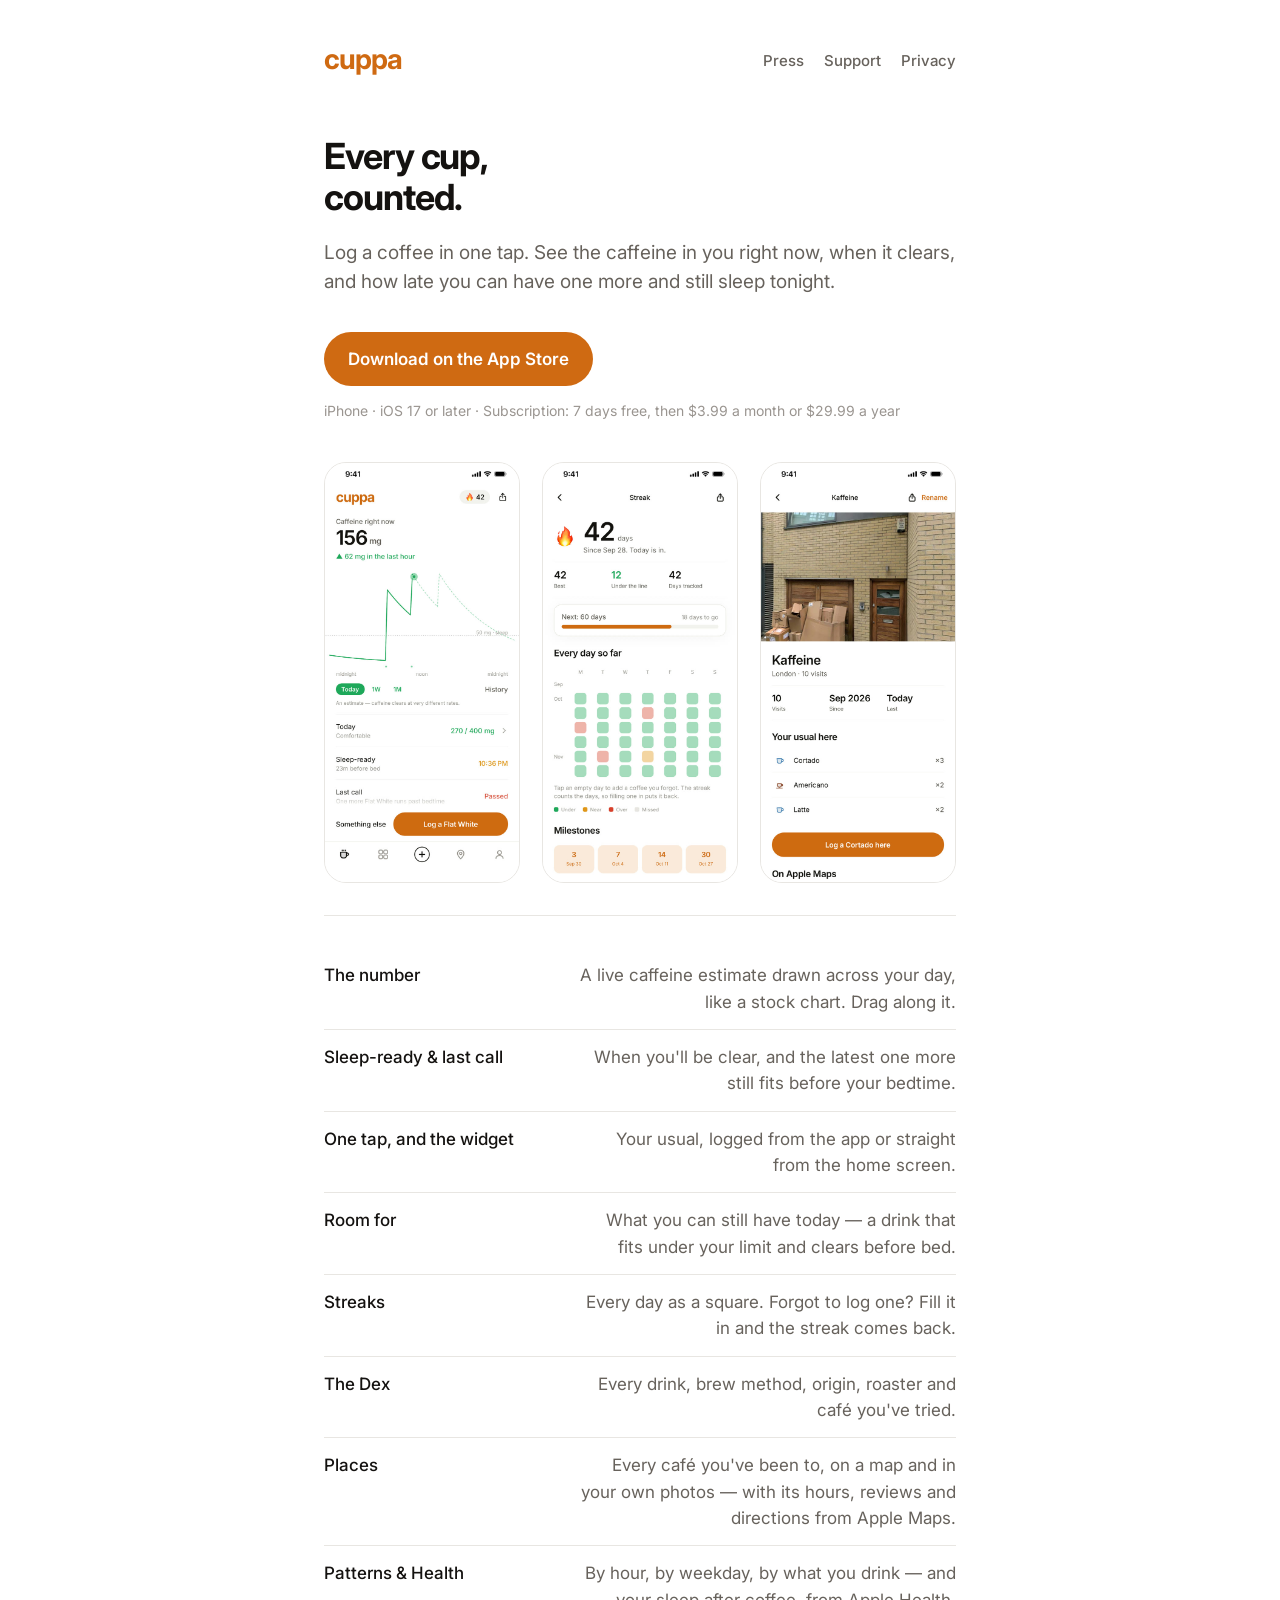
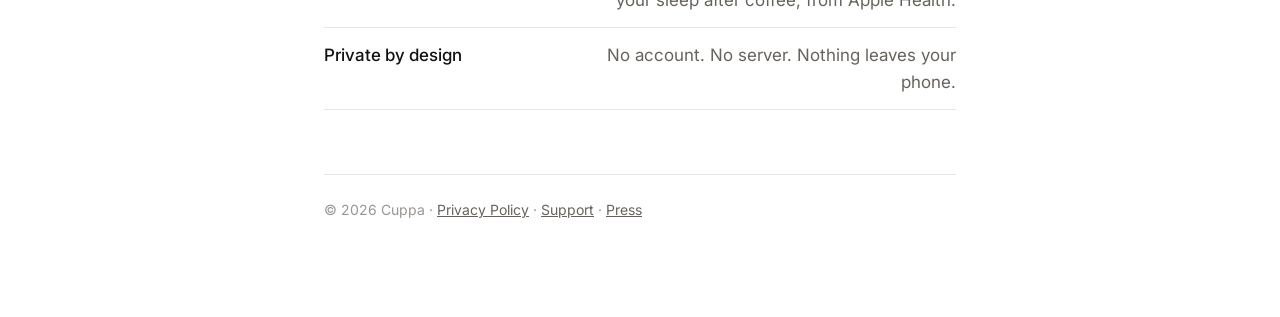
<file: index.html>
<!doctype html>
<html lang="en">
<head>
<meta charset="utf-8">
<meta name="viewport" content="width=device-width, initial-scale=1">
<title>Cuppa — caffeine, sleep &amp; every cup</title>
<meta name="description" content="Log a coffee in one tap. See the caffeine in you right now, when it clears, and how late you can have one more and still sleep. No account. Nothing leaves your phone.">
<meta property="og:title" content="Cuppa">
<meta property="og:description" content="Caffeine, sleep &amp; every cup. No account. Nothing leaves your phone.">
<meta property="og:image" content="social-1200x630.png">
<link rel="icon" href="favicon.png">
<link rel="preconnect" href="https://fonts.googleapis.com">
<link href="https://fonts.googleapis.com/css2?family=Inter:wght@400;500;600;700&display=swap" rel="stylesheet">
<link rel="stylesheet" href="style.css">
</head>
<body>
<main>
  <header>
    <a class="wordmark" href="./">cuppa</a>
    <nav><a href="press.html">Press</a><a href="support.html">Support</a><a href="privacy.html">Privacy</a></nav>
  </header>

  <h1>Every cup,<br>counted.</h1>
  <p class="lead">Log a coffee in one tap. See the caffeine in you right now, when it clears, and how late you can have one more and still sleep tonight.</p>
  <a class="button" href="https://apps.apple.com/app/id6809620122">Download on the App Store</a>
  <p class="meta">iPhone · iOS 17 or later · Subscription: 7 days free, then $3.99 a month or $29.99 a year</p>

  <div class="shots">
    <img src="press/screenshot-1.jpg" alt="Today: the caffeine in you right now, drawn as a line across the day" width="640" height="1385">
    <img src="press/screenshot-2.jpg" alt="The streak screen: every day as a square, green under the daily limit" width="640" height="1385">
    <img src="press/screenshot-3.jpg" alt="A café's page: your visits, your usual there, and Apple Maps' own card" width="640" height="1385">
  </div>

  <hr>

  <div class="row"><span class="k">The number</span><span class="v">A live caffeine estimate drawn across your day, like a stock chart. Drag along it.</span></div>
  <div class="row"><span class="k">Sleep-ready &amp; last call</span><span class="v">When you'll be clear, and the latest one more still fits before your bedtime.</span></div>
  <div class="row"><span class="k">One tap, and the widget</span><span class="v">Your usual, logged from the app or straight from the home screen.</span></div>
  <div class="row"><span class="k">Room for</span><span class="v">What you can still have today — a drink that fits under your limit and clears before bed.</span></div>
  <div class="row"><span class="k">Streaks</span><span class="v">Every day as a square. Forgot to log one? Fill it in and the streak comes back.</span></div>
  <div class="row"><span class="k">The Dex</span><span class="v">Every drink, brew method, origin, roaster and café you've tried.</span></div>
  <div class="row"><span class="k">Places</span><span class="v">Every café you've been to, on a map and in your own photos — with its hours, reviews and directions from Apple Maps.</span></div>
  <div class="row"><span class="k">Patterns &amp; Health</span><span class="v">By hour, by weekday, by what you drink — and your sleep after coffee, from Apple Health.</span></div>
  <div class="row"><span class="k">Private by design</span><span class="v">No account. No server. Nothing leaves your phone.</span></div>

  <footer>© 2026 Cuppa · <a href="privacy.html">Privacy Policy</a> · <a href="support.html">Support</a> · <a href="press.html">Press</a></footer>
</main>
</body>
</html>
</file>
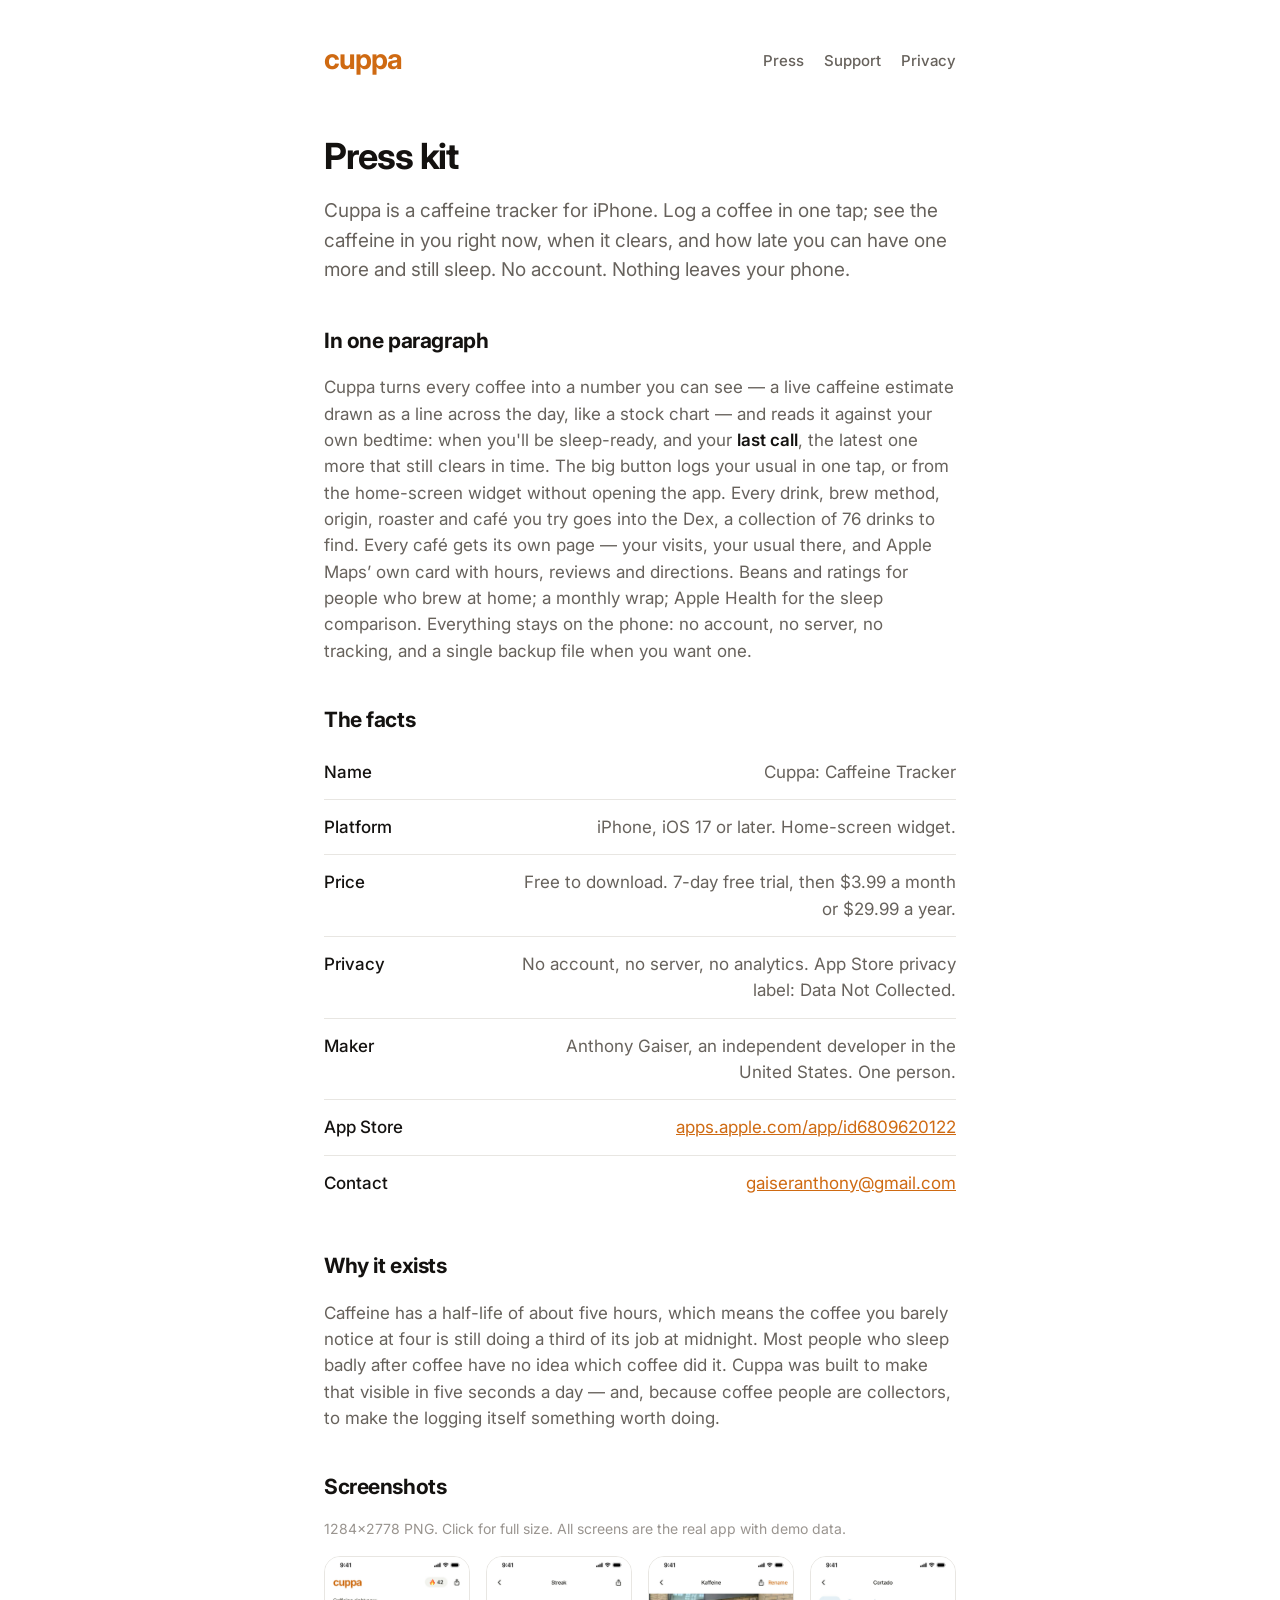
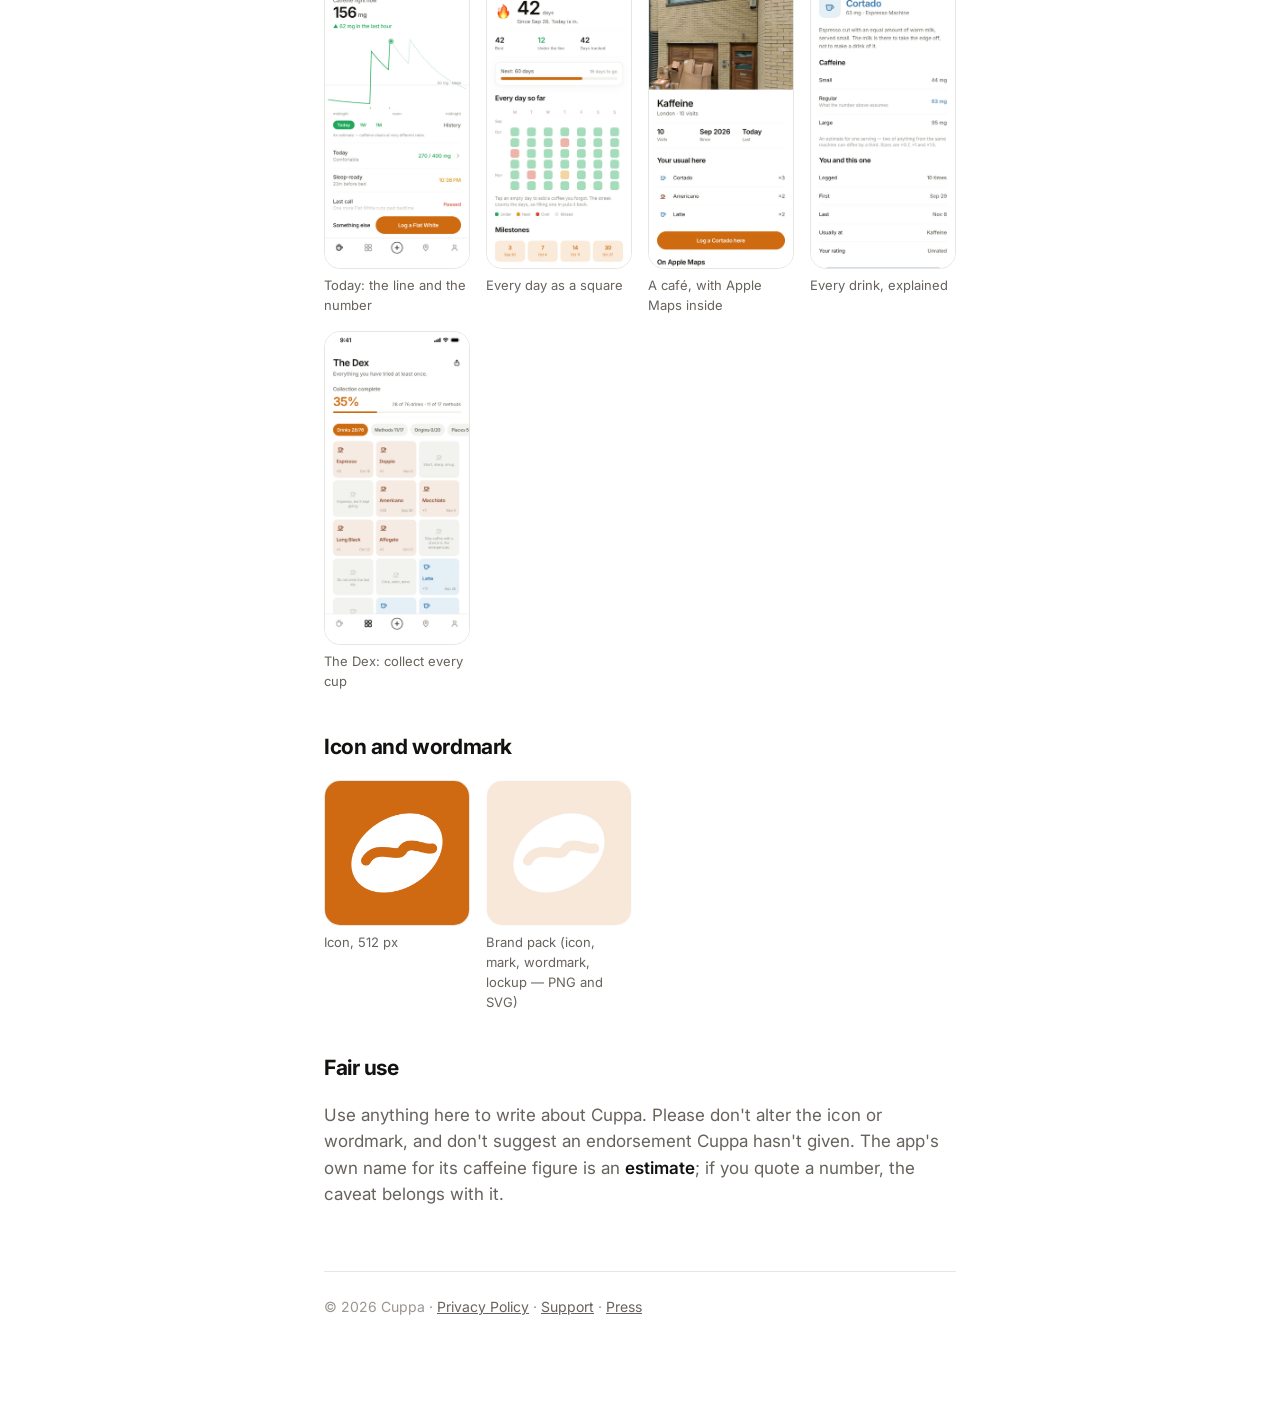
<file: press.html>
<!doctype html>
<html lang="en">
<head>
<meta charset="utf-8">
<meta name="viewport" content="width=device-width, initial-scale=1">
<title>Cuppa — press kit</title>
<meta name="description" content="Everything you need to write about Cuppa: what it is, who made it, screenshots, icon and the facts.">
<meta property="og:title" content="Cuppa — press kit">
<meta property="og:description" content="Screenshots, icon, and the facts about Cuppa, the caffeine tracker for iPhone.">
<meta property="og:image" content="social-1200x630.png">
<link rel="icon" href="favicon.png">
<link rel="preconnect" href="https://fonts.googleapis.com">
<link href="https://fonts.googleapis.com/css2?family=Inter:wght@400;500;600;700&display=swap" rel="stylesheet">
<link rel="stylesheet" href="style.css">
</head>
<body>
<main>
  <header>
    <a class="wordmark" href="./">cuppa</a>
    <nav><a href="press.html">Press</a><a href="support.html">Support</a><a href="privacy.html">Privacy</a></nav>
  </header>

  <h1>Press kit</h1>
  <p class="lead">Cuppa is a caffeine tracker for iPhone. Log a coffee in one tap; see the caffeine in you right now, when it clears, and how late you can have one more and still sleep. No account. Nothing leaves your phone.</p>

  <h2>In one paragraph</h2>
  <p>Cuppa turns every coffee into a number you can see — a live caffeine estimate drawn as a line across the day, like a stock chart — and reads it against your own bedtime: when you'll be sleep-ready, and your <strong>last call</strong>, the latest one more that still clears in time. The big button logs your usual in one tap, or from the home-screen widget without opening the app. Every drink, brew method, origin, roaster and café you try goes into the Dex, a collection of 76 drinks to find. Every café gets its own page — your visits, your usual there, and Apple Maps’ own card with hours, reviews and directions. Beans and ratings for people who brew at home; a monthly wrap; Apple Health for the sleep comparison. Everything stays on the phone: no account, no server, no tracking, and a single backup file when you want one.</p>

  <h2>The facts</h2>
  <div class="facts">
    <div class="row"><span class="k">Name</span><span class="v">Cuppa: Caffeine Tracker</span></div>
    <div class="row"><span class="k">Platform</span><span class="v">iPhone, iOS 17 or later. Home-screen widget.</span></div>
    <div class="row"><span class="k">Price</span><span class="v">Free to download. 7-day free trial, then $3.99 a month or $29.99 a year.</span></div>
    <div class="row"><span class="k">Privacy</span><span class="v">No account, no server, no analytics. App Store privacy label: Data Not Collected.</span></div>
    <div class="row"><span class="k">Maker</span><span class="v">Anthony Gaiser, an independent developer in the United States. One person.</span></div>
    <div class="row"><span class="k">App Store</span><span class="v"><a href="https://apps.apple.com/app/id6809620122">apps.apple.com/app/id6809620122</a></span></div>
    <div class="row"><span class="k">Contact</span><span class="v"><a href="mailto:gaiseranthony@gmail.com">gaiseranthony@gmail.com</a></span></div>
  </div>

  <h2>Why it exists</h2>
  <p>Caffeine has a half-life of about five hours, which means the coffee you barely notice at four is still doing a third of its job at midnight. Most people who sleep badly after coffee have no idea which coffee did it. Cuppa was built to make that visible in five seconds a day — and, because coffee people are collectors, to make the logging itself something worth doing.</p>

  <h2>Screenshots</h2>
  <p class="meta">1284×2778 PNG. Click for full size. All screens are the real app with demo data.</p>
  <div class="kit">
    <a href="press/screenshot-1.jpg"><img src="press/screenshot-1.jpg" alt="Today"><span>Today: the line and the number</span></a>
    <a href="press/screenshot-2.jpg"><img src="press/screenshot-2.jpg" alt="Streak"><span>Every day as a square</span></a>
    <a href="press/screenshot-3.jpg"><img src="press/screenshot-3.jpg" alt="A café page"><span>A café, with Apple Maps inside</span></a>
    <a href="press/screenshot-4.jpg"><img src="press/screenshot-4.jpg" alt="A drink page"><span>Every drink, explained</span></a>
    <a href="press/screenshot-5.jpg"><img src="press/screenshot-5.jpg" alt="The Dex"><span>The Dex: collect every cup</span></a>
  </div>

  <h2>Icon and wordmark</h2>
  <div class="kit">
    <a href="press/icon-512.png"><img src="press/icon-512.png" alt="Cuppa app icon"><span>Icon, 512 px</span></a>
    <a href="press/cuppa-brand.zip"><img src="press/icon-512.png" alt="" style="opacity:.15"><span>Brand pack (icon, mark, wordmark, lockup — PNG and SVG)</span></a>
  </div>

  <h2>Fair use</h2>
  <p>Use anything here to write about Cuppa. Please don't alter the icon or wordmark, and don't suggest an endorsement Cuppa hasn't given. The app's own name for its caffeine figure is an <strong>estimate</strong>; if you quote a number, the caveat belongs with it.</p>

  <footer>© 2026 Cuppa · <a href="privacy.html">Privacy Policy</a> · <a href="support.html">Support</a> · <a href="press.html">Press</a></footer>
</main>
</body>
</html>
</file>
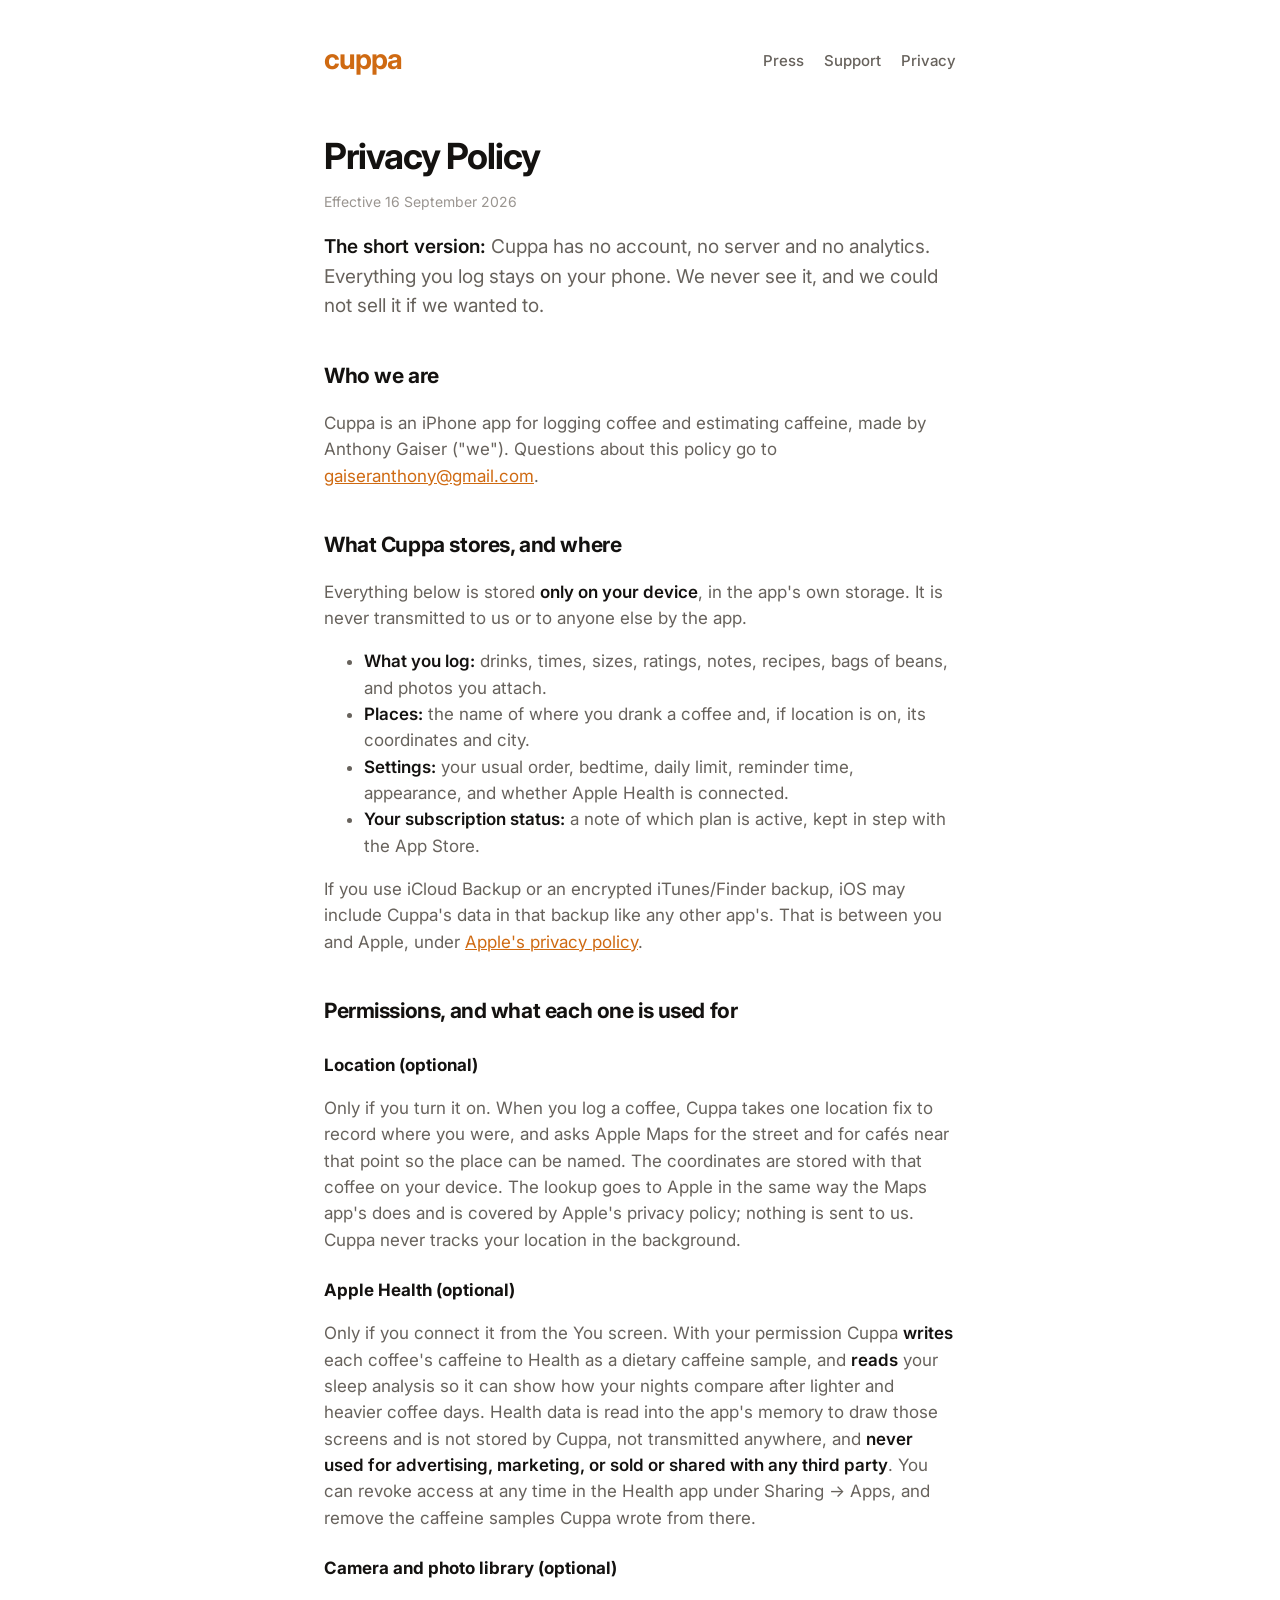
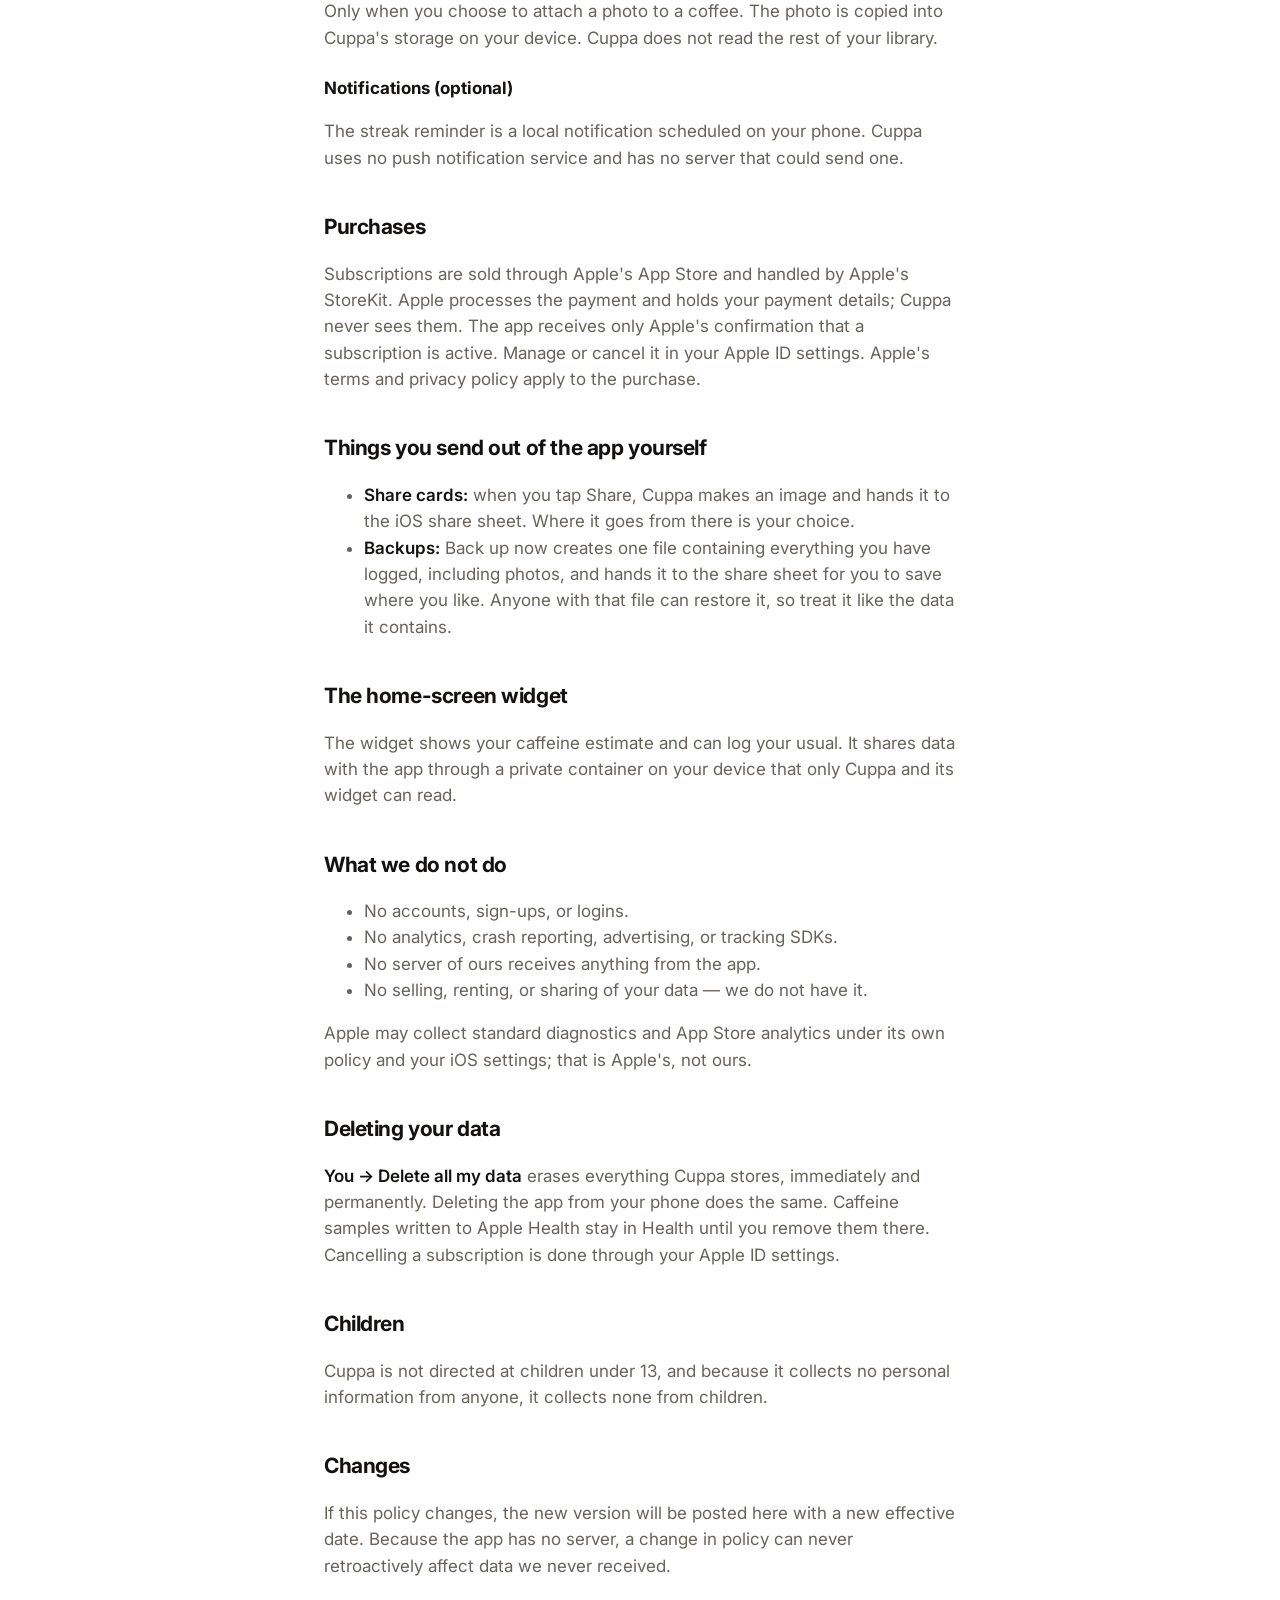
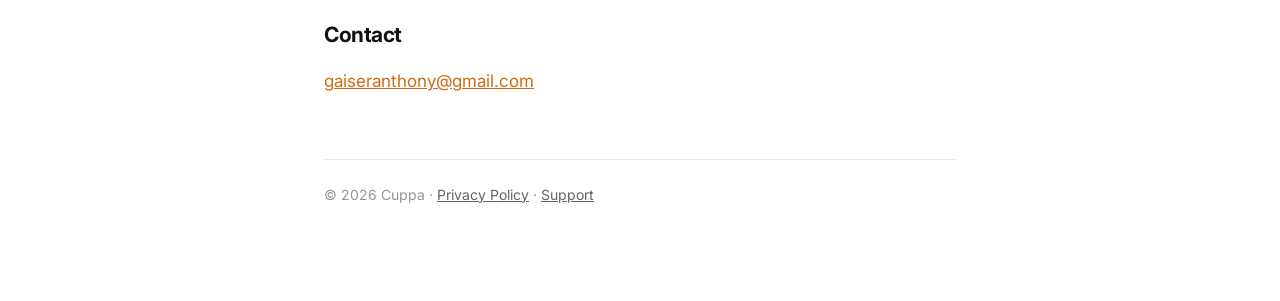
<file: privacy.html>
<!doctype html>
<html lang="en">
<head>
<meta charset="utf-8">
<meta name="viewport" content="width=device-width, initial-scale=1">
<title>Cuppa — Privacy Policy</title>
<link rel="icon" href="favicon.png">
<link rel="preconnect" href="https://fonts.googleapis.com">
<link href="https://fonts.googleapis.com/css2?family=Inter:wght@400;500;600;700&display=swap" rel="stylesheet">
<link rel="stylesheet" href="style.css">
</head>
<body>
<main>
  <header>
    <a class="wordmark" href="./">cuppa</a>
    <nav><a href="press.html">Press</a><a href="support.html">Support</a><a href="privacy.html">Privacy</a></nav>
  </header>

  <h1>Privacy Policy</h1>
  <p class="meta">Effective 16 September 2026</p>

  <p class="lead"><strong>The short version:</strong> Cuppa has no account, no server and no analytics. Everything you log stays on your phone. We never see it, and we could not sell it if we wanted to.</p>

  <h2>Who we are</h2>
  <p>Cuppa is an iPhone app for logging coffee and estimating caffeine, made by Anthony Gaiser ("we"). Questions about this policy go to <a href="mailto:gaiseranthony@gmail.com">gaiseranthony@gmail.com</a>.</p>

  <h2>What Cuppa stores, and where</h2>
  <p>Everything below is stored <strong>only on your device</strong>, in the app's own storage. It is never transmitted to us or to anyone else by the app.</p>
  <ul>
    <li><strong>What you log:</strong> drinks, times, sizes, ratings, notes, recipes, bags of beans, and photos you attach.</li>
    <li><strong>Places:</strong> the name of where you drank a coffee and, if location is on, its coordinates and city.</li>
    <li><strong>Settings:</strong> your usual order, bedtime, daily limit, reminder time, appearance, and whether Apple Health is connected.</li>
    <li><strong>Your subscription status:</strong> a note of which plan is active, kept in step with the App Store.</li>
  </ul>
  <p>If you use iCloud Backup or an encrypted iTunes/Finder backup, iOS may include Cuppa's data in that backup like any other app's. That is between you and Apple, under <a href="https://www.apple.com/legal/privacy/">Apple's privacy policy</a>.</p>

  <h2>Permissions, and what each one is used for</h2>

  <h3>Location (optional)</h3>
  <p>Only if you turn it on. When you log a coffee, Cuppa takes one location fix to record where you were, and asks Apple Maps for the street and for cafés near that point so the place can be named. The coordinates are stored with that coffee on your device. The lookup goes to Apple in the same way the Maps app's does and is covered by Apple's privacy policy; nothing is sent to us. Cuppa never tracks your location in the background.</p>

  <h3>Apple Health (optional)</h3>
  <p>Only if you connect it from the You screen. With your permission Cuppa <strong>writes</strong> each coffee's caffeine to Health as a dietary caffeine sample, and <strong>reads</strong> your sleep analysis so it can show how your nights compare after lighter and heavier coffee days. Health data is read into the app's memory to draw those screens and is not stored by Cuppa, not transmitted anywhere, and <strong>never used for advertising, marketing, or sold or shared with any third party</strong>. You can revoke access at any time in the Health app under Sharing → Apps, and remove the caffeine samples Cuppa wrote from there.</p>

  <h3>Camera and photo library (optional)</h3>
  <p>Only when you choose to attach a photo to a coffee. The photo is copied into Cuppa's storage on your device. Cuppa does not read the rest of your library.</p>

  <h3>Notifications (optional)</h3>
  <p>The streak reminder is a local notification scheduled on your phone. Cuppa uses no push notification service and has no server that could send one.</p>

  <h2>Purchases</h2>
  <p>Subscriptions are sold through Apple's App Store and handled by Apple's StoreKit. Apple processes the payment and holds your payment details; Cuppa never sees them. The app receives only Apple's confirmation that a subscription is active. Manage or cancel it in your Apple ID settings. Apple's terms and privacy policy apply to the purchase.</p>

  <h2>Things you send out of the app yourself</h2>
  <ul>
    <li><strong>Share cards:</strong> when you tap Share, Cuppa makes an image and hands it to the iOS share sheet. Where it goes from there is your choice.</li>
    <li><strong>Backups:</strong> Back up now creates one file containing everything you have logged, including photos, and hands it to the share sheet for you to save where you like. Anyone with that file can restore it, so treat it like the data it contains.</li>
  </ul>

  <h2>The home-screen widget</h2>
  <p>The widget shows your caffeine estimate and can log your usual. It shares data with the app through a private container on your device that only Cuppa and its widget can read.</p>

  <h2>What we do not do</h2>
  <ul>
    <li>No accounts, sign-ups, or logins.</li>
    <li>No analytics, crash reporting, advertising, or tracking SDKs.</li>
    <li>No server of ours receives anything from the app.</li>
    <li>No selling, renting, or sharing of your data — we do not have it.</li>
  </ul>
  <p>Apple may collect standard diagnostics and App Store analytics under its own policy and your iOS settings; that is Apple's, not ours.</p>

  <h2>Deleting your data</h2>
  <p><strong>You → Delete all my data</strong> erases everything Cuppa stores, immediately and permanently. Deleting the app from your phone does the same. Caffeine samples written to Apple Health stay in Health until you remove them there. Cancelling a subscription is done through your Apple ID settings.</p>

  <h2>Children</h2>
  <p>Cuppa is not directed at children under 13, and because it collects no personal information from anyone, it collects none from children.</p>

  <h2>Changes</h2>
  <p>If this policy changes, the new version will be posted here with a new effective date. Because the app has no server, a change in policy can never retroactively affect data we never received.</p>

  <h2>Contact</h2>
  <p><a href="mailto:gaiseranthony@gmail.com">gaiseranthony@gmail.com</a></p>

  <footer>© 2026 Cuppa · <a href="privacy.html">Privacy Policy</a> · <a href="support.html">Support</a></footer>
</main>
</body>
</html>
</file>
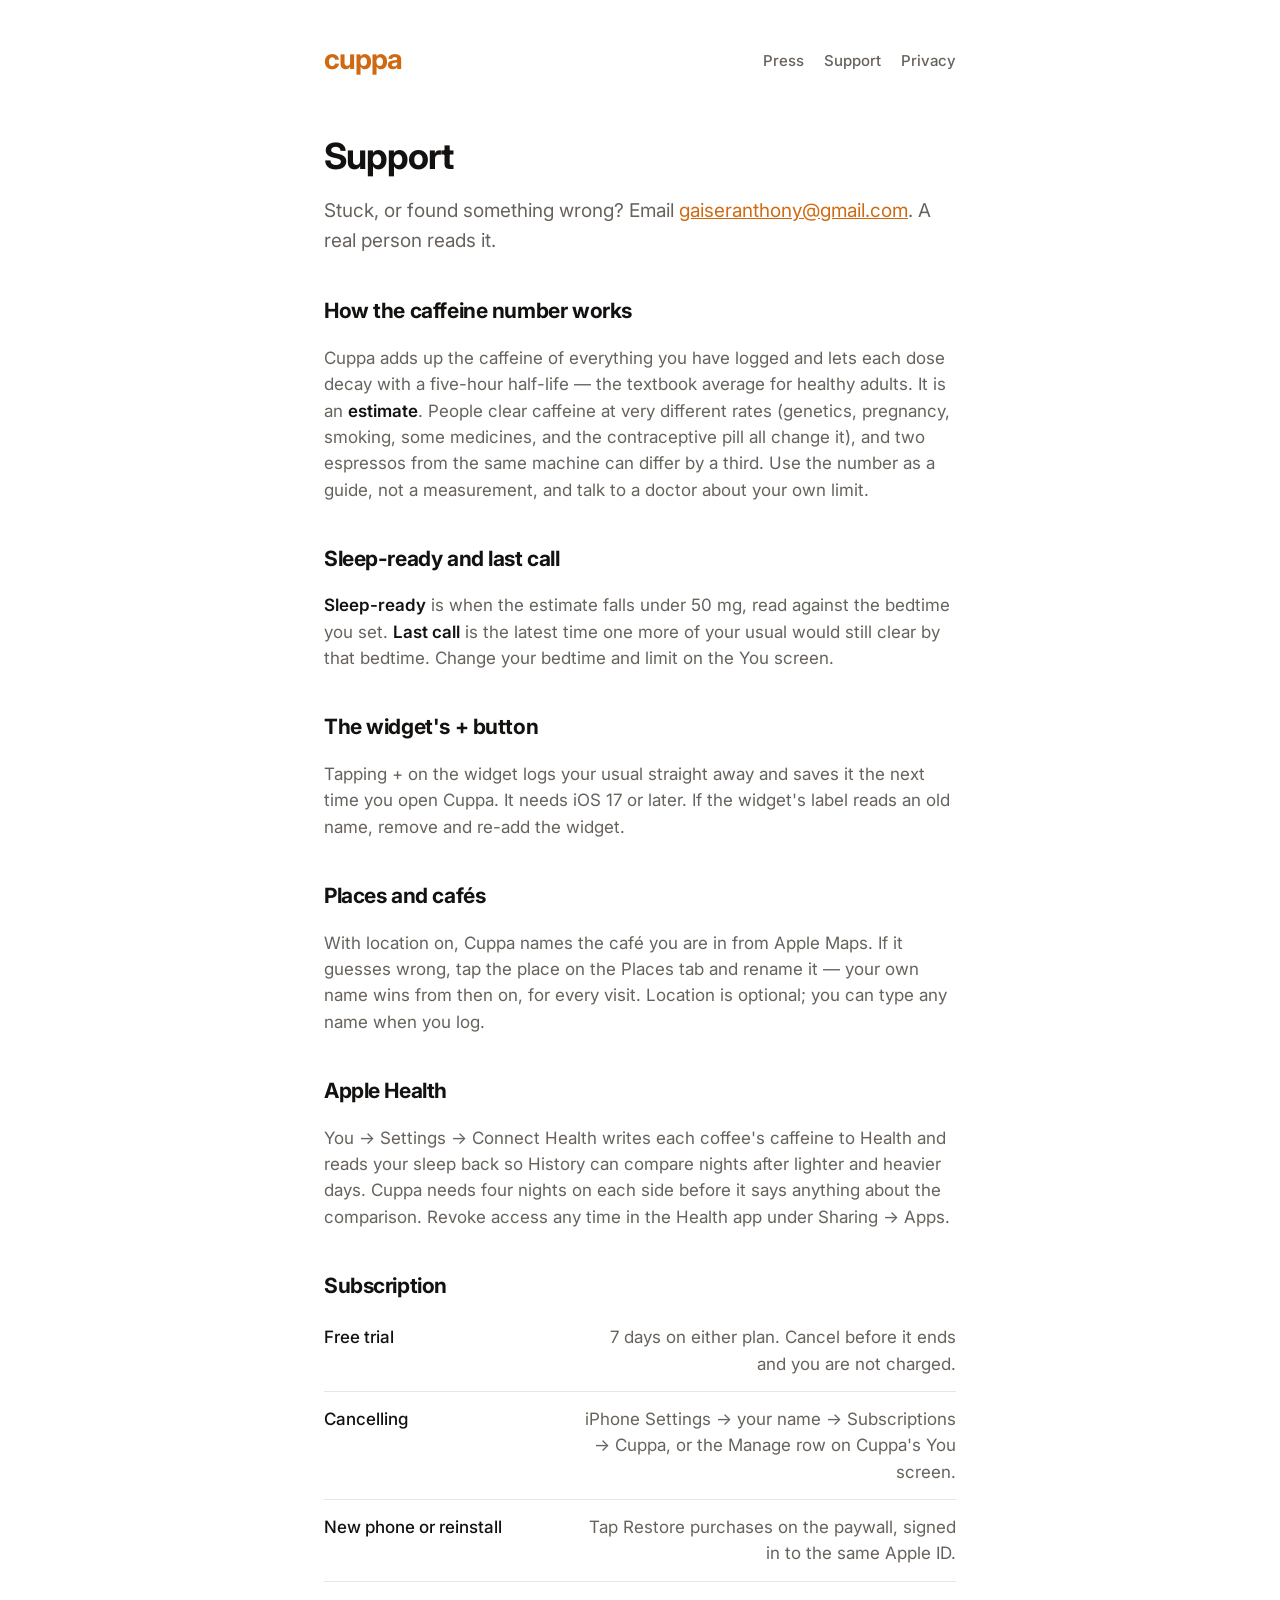
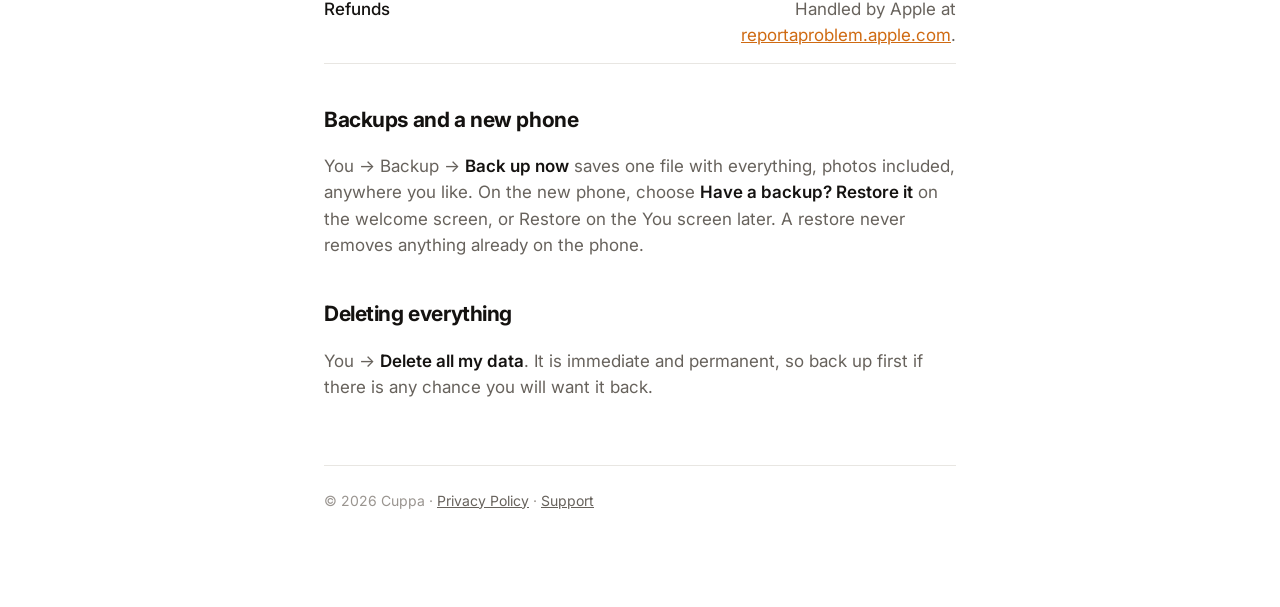
<file: support.html>
<!doctype html>
<html lang="en">
<head>
<meta charset="utf-8">
<meta name="viewport" content="width=device-width, initial-scale=1">
<title>Cuppa — Support</title>
<link rel="icon" href="favicon.png">
<link rel="preconnect" href="https://fonts.googleapis.com">
<link href="https://fonts.googleapis.com/css2?family=Inter:wght@400;500;600;700&display=swap" rel="stylesheet">
<link rel="stylesheet" href="style.css">
</head>
<body>
<main>
  <header>
    <a class="wordmark" href="./">cuppa</a>
    <nav><a href="press.html">Press</a><a href="support.html">Support</a><a href="privacy.html">Privacy</a></nav>
  </header>

  <h1>Support</h1>
  <p class="lead">Stuck, or found something wrong? Email <a href="mailto:gaiseranthony@gmail.com">gaiseranthony@gmail.com</a>. A real person reads it.</p>

  <h2>How the caffeine number works</h2>
  <p>Cuppa adds up the caffeine of everything you have logged and lets each dose decay with a five-hour half-life — the textbook average for healthy adults. It is an <strong>estimate</strong>. People clear caffeine at very different rates (genetics, pregnancy, smoking, some medicines, and the contraceptive pill all change it), and two espressos from the same machine can differ by a third. Use the number as a guide, not a measurement, and talk to a doctor about your own limit.</p>

  <h2>Sleep-ready and last call</h2>
  <p><strong>Sleep-ready</strong> is when the estimate falls under 50 mg, read against the bedtime you set. <strong>Last call</strong> is the latest time one more of your usual would still clear by that bedtime. Change your bedtime and limit on the You screen.</p>

  <h2>The widget's + button</h2>
  <p>Tapping + on the widget logs your usual straight away and saves it the next time you open Cuppa. It needs iOS 17 or later. If the widget's label reads an old name, remove and re-add the widget.</p>

  <h2>Places and cafés</h2>
  <p>With location on, Cuppa names the café you are in from Apple Maps. If it guesses wrong, tap the place on the Places tab and rename it — your own name wins from then on, for every visit. Location is optional; you can type any name when you log.</p>

  <h2>Apple Health</h2>
  <p>You → Settings → Connect Health writes each coffee's caffeine to Health and reads your sleep back so History can compare nights after lighter and heavier days. Cuppa needs four nights on each side before it says anything about the comparison. Revoke access any time in the Health app under Sharing → Apps.</p>

  <h2>Subscription</h2>
  <div class="row"><span class="k">Free trial</span><span class="v">7 days on either plan. Cancel before it ends and you are not charged.</span></div>
  <div class="row"><span class="k">Cancelling</span><span class="v">iPhone Settings → your name → Subscriptions → Cuppa, or the Manage row on Cuppa's You screen.</span></div>
  <div class="row"><span class="k">New phone or reinstall</span><span class="v">Tap Restore purchases on the paywall, signed in to the same Apple ID.</span></div>
  <div class="row"><span class="k">Refunds</span><span class="v">Handled by Apple at <a href="https://reportaproblem.apple.com">reportaproblem.apple.com</a>.</span></div>

  <h2>Backups and a new phone</h2>
  <p>You → Backup → <strong>Back up now</strong> saves one file with everything, photos included, anywhere you like. On the new phone, choose <strong>Have a backup? Restore it</strong> on the welcome screen, or Restore on the You screen later. A restore never removes anything already on the phone.</p>

  <h2>Deleting everything</h2>
  <p>You → <strong>Delete all my data</strong>. It is immediate and permanent, so back up first if there is any chance you will want it back.</p>

  <footer>© 2026 Cuppa · <a href="privacy.html">Privacy Policy</a> · <a href="support.html">Support</a></footer>
</main>
</body>
</html>
</file>
<file: style.css>
/* Cuppa — the website. Same vocabulary as the app: white, Inter, one amber. */
:root {
  --paper: #ffffff;
  --ink: #141210;
  --muted: #67625c;
  --faint: #9a9590;
  --line: #e8e6e2;
  --well: #f3f2f0;
  --brand: #cf6a12;
}
@media (prefers-color-scheme: dark) {
  :root {
    --paper: #000000;
    --ink: #f5f3f0;
    --muted: #a8a39d;
    --faint: #7e7973;
    --line: #26241f;
    --well: #1a1917;
    --brand: #e67a1c;
  }
}
* { box-sizing: border-box; }
html { color-scheme: light dark; }
body {
  margin: 0;
  background: var(--paper);
  color: var(--ink);
  font-family: Inter, -apple-system, BlinkMacSystemFont, "Segoe UI", Helvetica, Arial, sans-serif;
  font-size: 17px;
  line-height: 1.55;
  -webkit-font-smoothing: antialiased;
}
main { max-width: 680px; margin: 0 auto; padding: 32px 24px 96px; }
header { display: flex; align-items: center; justify-content: space-between; height: 56px; }
.wordmark { font-weight: 700; font-size: 28px; letter-spacing: -0.04em; color: var(--brand); text-decoration: none; }
nav a { color: var(--muted); text-decoration: none; margin-left: 20px; font-weight: 500; font-size: 15px; }
nav a:hover { color: var(--ink); }
h1 { font-size: 36px; line-height: 1.15; letter-spacing: -0.03em; margin: 48px 0 12px; }
h2 { font-size: 21px; letter-spacing: -0.02em; margin: 40px 0 8px; }
h3 { font-size: 17px; margin: 24px 0 4px; }
p, li { color: var(--muted); }
p strong, li strong { color: var(--ink); font-weight: 600; }
.lead { font-size: 19px; }
a { color: var(--brand); }
hr { border: 0; border-top: 1px solid var(--line); margin: 32px 0; }
.meta { color: var(--faint); font-size: 14px; }
.row { display: flex; justify-content: space-between; align-items: baseline; padding: 14px 0; border-bottom: 1px solid var(--line); }
.row:last-child { border-bottom: 0; }
.row .k { color: var(--ink); font-weight: 500; }
.row .v { color: var(--muted); text-align: right; max-width: 60%; }
.button { display: inline-block; background: var(--brand); color: #fff; font-weight: 600; padding: 14px 24px; border-radius: 999px; text-decoration: none; margin-top: 16px; }
footer { color: var(--faint); font-size: 14px; margin-top: 64px; padding-top: 24px; border-top: 1px solid var(--line); }
footer a { color: var(--muted); }

/* Screenshots: three phones in a row, running off the right on a phone. */
.shots { display: flex; gap: 16px; margin: 40px -24px 8px; padding: 0 24px; overflow-x: auto; scroll-snap-type: x mandatory; -webkit-overflow-scrolling: touch; }
.shots img { flex: 0 0 auto; width: 200px; height: auto; border-radius: 22px; border: 1px solid var(--line); scroll-snap-align: start; }
@media (min-width: 680px) { .shots { justify-content: space-between; } .shots img { width: 31%; } }
.kit { display: grid; grid-template-columns: repeat(auto-fill, minmax(140px, 1fr)); gap: 16px; margin: 16px 0 8px; }
.kit a { display: block; text-decoration: none; }
.kit img { width: 100%; height: auto; border-radius: 16px; border: 1px solid var(--line); display: block; }
.kit span { display: block; font-size: 13px; color: var(--muted); margin-top: 6px; }
.facts .row .v { max-width: 70%; }
</file>
